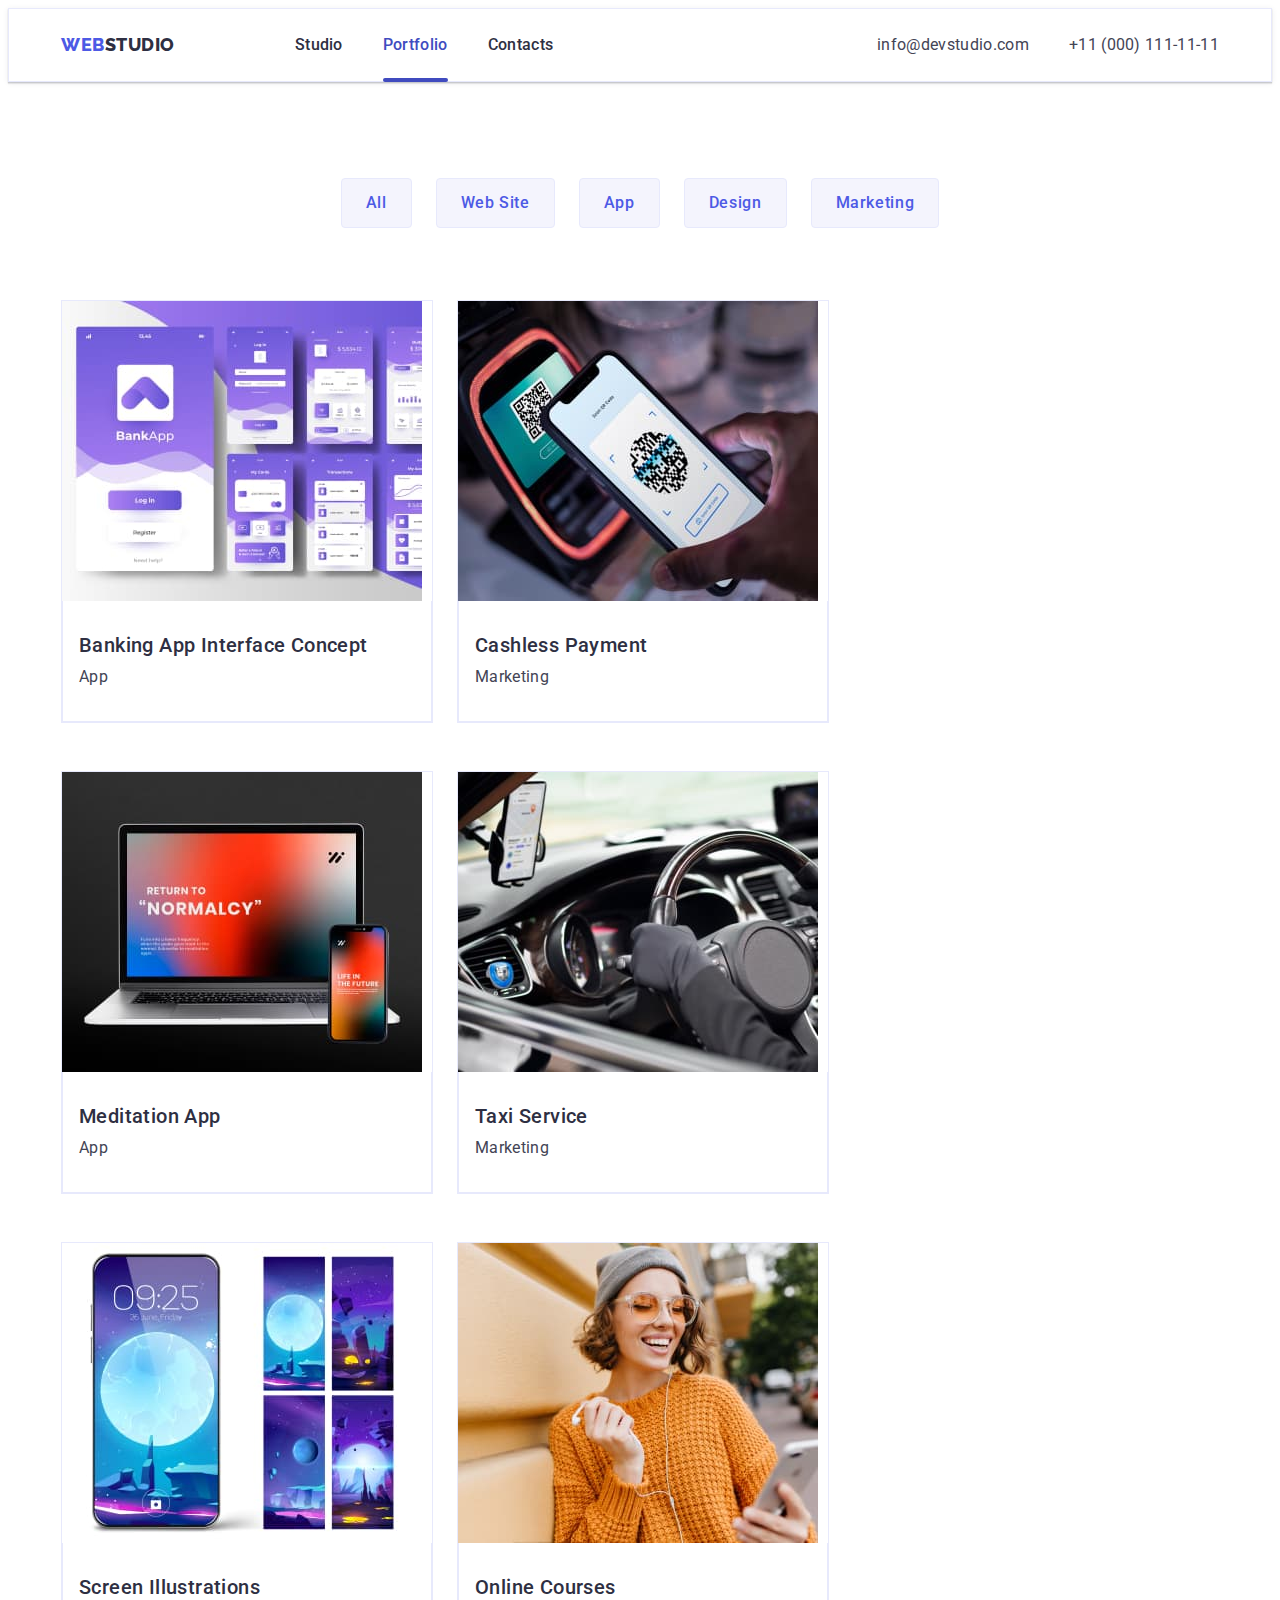
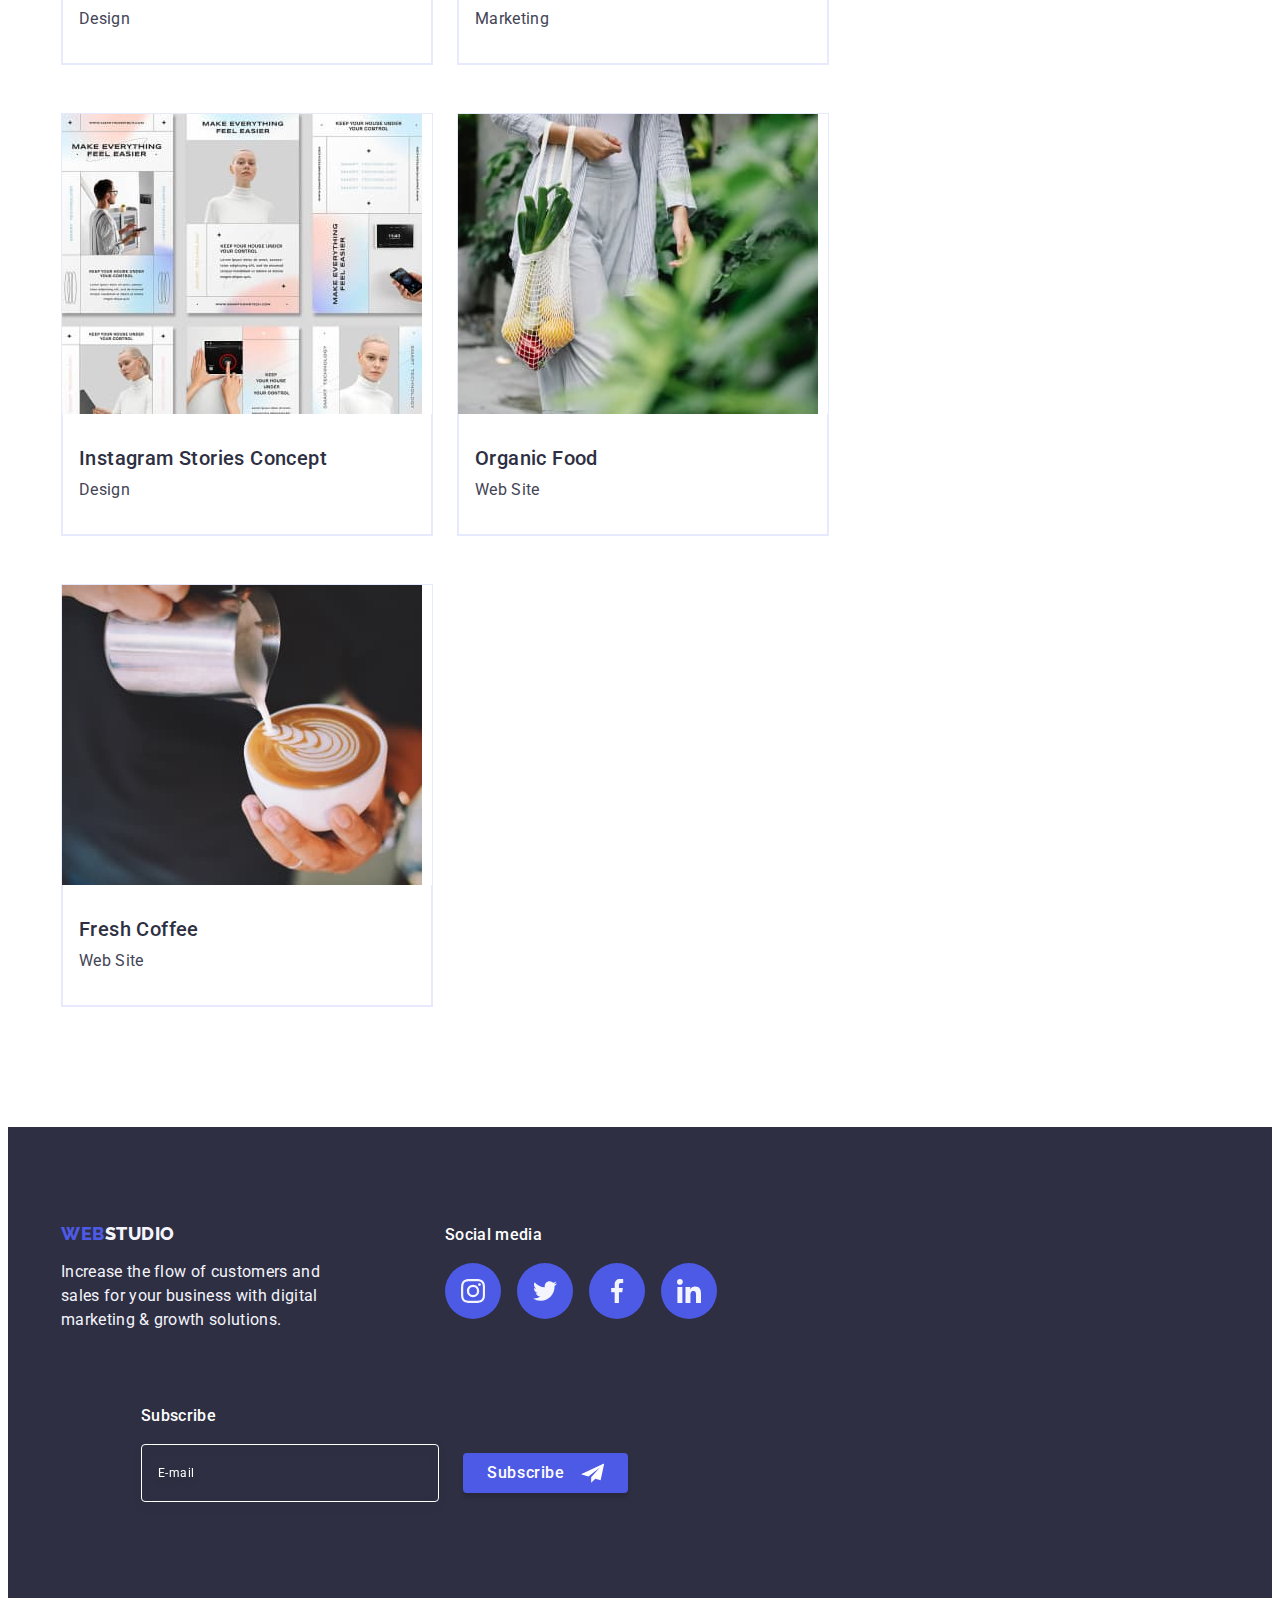
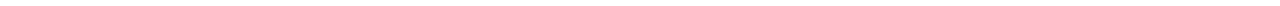
<file: portfolio.html>
<!DOCTYPE html>
<html lang="en">
  <head>
    <meta charset="UTF-8" />
    <meta name="viewport" content="width=device-width, initial-scale=1.0" />
    <link rel="preconnect" href="https://fonts.googleapis.com" />
    <link rel="preconnect" href="https://fonts.gstatic.com" crossorigin />
    <link
      href="https://fonts.googleapis.com/css2?family=Raleway:wght@800&family=Roboto:wght@400;500;700;900&display=swap"
      rel="stylesheet"
    />
    <link
      rel="stylesheet"
      href="https://cdnjs.cloudflare.com/ajax/libs/modern-normalize/2.0.0/modern-normalize.min.css"
      integrity="sha512-4xo8blKMVCiXpTaLzQSLSw3KFOVPWhm/TRtuPVc4WG6kUgjH6J03IBuG7JZPkcWMxJ5huwaBpOpnwYElP/m6wg=="
      crossorigin="anonymous"
      referrerpolicy="no-referrer"
    />
    <link rel="stylesheet" href="./css/styles.css" />
    <link rel="stylesheet" href="./css/media.css" />
    <title>Document</title>
  </head>
  <body>
    <header class="top-page">
      <div class="container header-container">
        <nav class="header-menu">
          <a class="header-menu-logo link" href="./index.html"
            >Web<span class="logo-dark">Studio</span></a
          >
          <ul class="header-menu-list list">
            <li class="header-menu-item">
              <a class="header-menu-link link" href="./index.html">Studio</a>
            </li>
            <li class="header-menu-item">
              <a class="header-menu-link current link" href="./portfolio.html"
                >Portfolio</a
              >
            </li>
            <li class="header-menu-item">
              <a class="header-menu-link link" href="">Contacts</a>
            </li>
          </ul>
        </nav>
        <address class="header-contacts">
          <ul class="header-contacts-list list">
            <li class="header-contacts-item">
              <a
                class="header-contacts-link link"
                href="mailto:info@devstudio.com"
                >info@devstudio.com</a
              >
            </li>
            <li class="header-contacts-item">
              <a class="header-contacts-link link" href="tel:110001111111"
                >+11 (000) 111-11-11</a
              >
            </li>
          </ul>
        </address>
      </div>
    </header>
    <main>
      <section class="portfolio">
        <div class="container">
          <h1 class="visually-hidden">Portfolio</h1>
          <ul class="filter-list list">
            <li class="filter-list-item">
              <button class="filter-btn button" type="button">All</button>
            </li>
            <li class="filter-list-item">
              <button class="filter-btn button" type="button">Web Site</button>
            </li>
            <li class="filter-list-item">
              <button class="filter-btn button" type="button">App</button>
            </li>
            <li class="filter-list-item">
              <button class="filter-btn button" type="button">Design</button>
            </li>
            <li class="filter-list-item">
              <button class="filter-btn button" type="button">Marketing</button>
            </li>
          </ul>
          <ul class="choice-list list">
            <li class="choice-list-item">
              <a class="choice-list-link link" href="">
                <div class="box">
                  <img
                    src="./images/bank_app.jpg"
                    alt="banking app"
                    width="360"
                    height="300"
                  />
                  <p class="overlay-text">
                    14 Stylish and User-Friendly App Design Concepts · Task
                    Manager App · Calorie Tracker App · Exotic Fruit Ecommerce
                    App · Cloud Storage App
                  </p>
                </div>
                <div class="choice-list-content">
                  <h2 class="choice-list-title">
                    Banking App Interface Concept
                  </h2>
                  <p class="text">App</p>
                </div>
              </a>
            </li>
            <li class="choice-list-item">
              <a class="choice-list-link link" href="">
                <div class="box">
                  <img
                    src="./images/contactless.jpg"
                    alt="cashless payment"
                    width="360"
                    height="300"
                  />

                  <p class="overlay-text">
                    14 Stylish and User-Friendly App Design Concepts · Task
                    Manager App · Calorie Tracker App · Exotic Fruit Ecommerce
                    App · Cloud Storage App
                  </p>
                </div>
                <div class="choice-list-content">
                  <h2 class="choice-list-title">Cashless Payment</h2>
                  <p class="text">Marketing</p>
                </div>
              </a>
            </li>
            <li class="choice-list-item">
              <a class="choice-list-link link" href="">
                <div class="box">
                  <img
                    src="./images/meditation_app.jpg"
                    alt="meditation app"
                    width="360"
                    height="300"
                  />
                  <p class="overlay-text">
                    14 Stylish and User-Friendly App Design Concepts · Task
                    Manager App · Calorie Tracker App · Exotic Fruit Ecommerce
                    App · Cloud Storage App
                  </p>
                </div>
                <div class="choice-list-content">
                  <h2 class="choice-list-title">Meditation App</h2>
                  <p class="text">App</p>
                </div>
              </a>
            </li>
            <li class="choice-list-item">
              <a class="choice-list-link link" href="">
                <div class="box">
                  <img
                    src="./images/taxi.jpg"
                    alt="taxi service"
                    width="360"
                    height="300"
                  />
                  <p class="overlay-text">
                    14 Stylish and User-Friendly App Design Concepts · Task
                    Manager App · Calorie Tracker App · Exotic Fruit Ecommerce
                    App · Cloud Storage App
                  </p>
                </div>
                <div class="choice-list-content">
                  <h2 class="choice-list-title">Taxi Service</h2>
                  <p class="text">Marketing</p>
                </div>
              </a>
            </li>
            <li class="choice-list-item">
              <a class="choice-list-link link" href="">
                <div class="box">
                  <img
                    src="./images/screen_phone.jpg"
                    alt="screen illustrations"
                    width="360"
                    height="300"
                  />
                  <p class="overlay-text">
                    14 Stylish and User-Friendly App Design Concepts · Task
                    Manager App · Calorie Tracker App · Exotic Fruit Ecommerce
                    App · Cloud Storage App
                  </p>
                </div>
                <div class="choice-list-content">
                  <h2 class="choice-list-title">Screen Illustrations</h2>
                  <p class="text">Design</p>
                </div>
              </a>
            </li>
            <li class="choice-list-item">
              <a class="choice-list-link link" href="">
                <div class="box">
                  <img
                    src="./images/girl.jpg"
                    alt="smiling girl"
                    width="360"
                    height="300"
                  />
                  <p class="overlay-text">
                    14 Stylish and User-Friendly App Design Concepts · Task
                    Manager App · Calorie Tracker App · Exotic Fruit Ecommerce
                    App · Cloud Storage App
                  </p>
                </div>
                <div class="choice-list-content">
                  <h2 class="choice-list-title">Online Courses</h2>
                  <p class="text">Marketing</p>
                </div>
              </a>
            </li>
            <li class="choice-list-item">
              <a class="choice-list-link link" href="">
                <div class="box">
                  <img
                    src="./images/stories.jpg"
                    alt="instagram stories"
                    width="360"
                    height="300"
                  />
                  <p class="overlay-text">
                    14 Stylish and User-Friendly App Design Concepts · Task
                    Manager App · Calorie Tracker App · Exotic Fruit Ecommerce
                    App · Cloud Storage App
                  </p>
                </div>

                <div class="choice-list-content">
                  <h2 class="choice-list-title">Instagram Stories Concept</h2>
                  <p class="text">Design</p>
                </div>
              </a>
            </li>
            <li class="choice-list-item">
              <a class="choice-list-link link" href="">
                <div class="box">
                  <img
                    src="./images/vegetables.jpg"
                    alt="vegetables"
                    width="360"
                    height="300"
                  />
                  <p class="overlay-text">
                    14 Stylish and User-Friendly App Design Concepts · Task
                    Manager App · Calorie Tracker App · Exotic Fruit Ecommerce
                    App · Cloud Storage App
                  </p>
                </div>
                <div class="choice-list-content">
                  <h2 class="choice-list-title">Organic Food</h2>
                  <p class="text">Web Site</p>
                </div>
              </a>
            </li>
            <li class="choice-list-item">
              <a class="choice-list-link link" href="">
                <div class="box">
                  <img
                    src="./images/coffee.jpg"
                    alt="coffee"
                    width="360"
                    height="300"
                  />
                  <p class="overlay-text">
                    14 Stylish and User-Friendly App Design Concepts · Task
                    Manager App · Calorie Tracker App · Exotic Fruit Ecommerce
                    App · Cloud Storage App
                  </p>
                </div>
                <div class="choice-list-content">
                  <h2 class="choice-list-title">Fresh Coffee</h2>
                  <p class="text">Web Site</p>
                </div>
              </a>
            </li>
          </ul>
        </div>
      </section>
    </main>
    <footer class="footer-info-text">
      <div class="container footer-container">
        <div class="footer-logo-container">
          <a class="footer-logo link" href="./index.html"
            >Web<span class="white-color">Studio</span></a
          >
          <p class="footer-text text">
            Increase the flow of customers and sales for your business with
            digital marketing & growth solutions.
          </p>
        </div>
        <div class="footer-social-media">
          <p class="social-media-text">Social media</p>
          <ul class="social-media-list list">
            <li class="social-media-item">
              <a href="" class="social-media-link link"
                ><svg class="social-media-icon" width="24" height="24">
                  <use href="./images/icons.svg#instagram"></use></svg
              ></a>
            </li>
            <li class="social-media-item">
              <a href="" class="social-media-link link"
                ><svg class="social-media-icon" width="24" height="24">
                  <use href="./images/icons.svg#twitter"></use></svg
              ></a>
            </li>
            <li class="social-media-item">
              <a href="" class="social-media-link link"
                ><svg class="social-media-icon" width="24" height="24">
                  <use href="./images/icons.svg#facebook"></use></svg
              ></a>
            </li>
            <li class="social-media-item">
              <a href="" class="social-media-link link"
                ><svg class="social-media-icon" width="24" height="24">
                  <use href="./images/icons.svg#linkedin"></use></svg
              ></a>
            </li>
          </ul>
        </div>
        <div class="footer-subscribe-form">
          <p class="footer-subscribe-text">Subscribe</p>
          <form class="footer-form">
            <label class="footer-form-label" aria-label="footer email input"
              ><input
                type="email"
                name="footer-email"
                class="footer-input"
                placeholder="E-mail"
            /></label>

            <button type="submit" class="button footer-submit-btn">
              Subscribe
              <svg class="footer-submit-icon" width="24" height="24">
                <use href="./images/icons.svg#icon-frame"></use>
              </svg>
            </button>
          </form>
        </div>
      </div>
    </footer>
  </body>
</html>
</file>
<file: css/styles.css>
/*----------general styles-------*/
:root {
	--back-color: #ffffff;
	--logo-color: #4D5AE5;
	--dark-color: #2E2F42;
	--white-color: #F4F4FD;
	--text-color: #434455;
	--border-color: #E7E9FC;
	--grey-color: rgba(46, 47, 66, 0.70);
	--ocean-color: #404BBF;
	--green-color: #31D0AA;
	--light-color: #8E8F99;
	--backdrop-back: rgba(46, 47, 66, 0.40);
	--modal-back: #FCFCFC;
}
body {
	box-sizing: border-box;
	font-family: 'Roboto', sans-serif;
	color: #434455;
	background-color: var(--back-color);
}
footer {
	background-color: var(--back-color);
}
p, h1, h2, h3, h4, h5, h6 {
	margin: 0;
}
ul {
	margin: 0;
	padding-left: 0;
}
img {
	display: block;
	margin: 0px;
	max-width: 100%;
}
.container {
	margin: 0 auto;
	padding: 0 16px;
}
.list {
	list-style-type: none;
}
.link {
	text-decoration: none;
}
.button {
	cursor: pointer;
	transition: background-color 250ms cubic-bezier(0.4, 0, 0.2, 1);
}
.button:hover, .button:focus {
	background-color: #404BBF;
}
.logo-dark {
	color: var(--dark-color);
}
.white-color {
	color: var(--white-color);
}
/*--------header styles----------*/
.top-page {
	border: 1px solid var(--border-color);
	box-shadow: 0px 2px 1px rgba(46, 47, 66, 0.08), 0px 1px 1px rgba(46, 47, 66, 0.16), 0px 1px 6px rgba(46, 47, 66, 0.08);
}
.header-container {
	display: flex;
	justify-content: space-between;
	align-items: center;
}
.header-menu {
	display: flex;
	align-items: center;
}
.header-menu-logo {
	font-family: 'Raleway', sans-serif;
	font-size: 18px;
	font-weight: 800;
	line-height: 1.17;
	letter-spacing: 0.03em;
	text-transform: uppercase;
	color: var(--logo-color);
	padding-top: 24px;
	padding-bottom: 24px;
}


.header-menu-list {
	display: none;
	gap: 40px;
}
.header-menu-link {
	font-size: 16px;
	font-weight: 500;
	line-height: 1.5;
	letter-spacing: 0.02em;
	color: var(--dark-color);
	padding-top: 24px;
	padding-bottom: 24px;
	display: flex;
	flex-direction: column;
	justify-content: center;
	align-items: center;
	transition: color 250ms cubic-bezier(0.4, 0, 0.2, 1);
}
.header-menu-link:hover, .header-menu-link:focus {
	color: #404BBF;
}
.current {
	position: relative;
	color: #404bbf;
}
.current::after  {
	position: absolute;
	left: 0;
	bottom: -1px;
	content: "";
	width: 100%;
	height: 4px;
	border-radius: 2px;
	background-color: var(--ocean-color);
}

.header-contacts {
	/* padding-top: 24px;
	padding-bottom: 24px; */
	font-style: normal;
}
.header-contacts-list {
	display: none;
	gap: 40px;
}
.header-contacts-link {
	font-size: 12px;
	color: #434455;
	line-height: 1.17;
	letter-spacing: 0.02em;
	padding-top: 16px;
	padding-bottom: 16px;
	transition: color 250ms cubic-bezier(0.4, 0, 0.2, 1);
}
.header-contacts-link:hover, .header-contacts-link:focus {
	color: #404BBF;
}

.menu-mob-button {
	background-color: transparent;
	border: none;
	display: flex;
	align-items: center;
}
.menu-mob-icon {
	stroke: var(--dark-color);
}
.mob-menu {
	z-index: 100;
	position: fixed;
	top: 0;
	left: 0;
	width: 100vw;
	height: 100vh;
	padding-top: 80px;
	padding-left: 40px;
	padding-right: 35px;
	padding-bottom: 40px;
	background-color: var(--back-color);
	transform: translateX(200%);
	transition: transform 250ms ease-in-out;
}
.mob-menu.is-open {
	transform: translateX(0);
		display: flex;
		flex-direction: column;
		justify-content: space-between;
	}

.menu-mob-close {
	position: absolute;
	top: 24px;
	right: 24px;
	padding: 0;
	width: 24px;
	height: 24px;
	display: flex;
	justify-content: center;
	align-items: center;
	border-radius: 50%;
	background-color: rgba(231,
		233,
		252, 0.10);
	border: 1px solid rgba(46,
		47,
		66, 0.10);
}
.menu-close-icon {
	fill: var(--dark-color);
}
.mob-menu-navigation {
	margin-bottom: 50px;
}
.mob-menu-list {
	display: flex;
	flex-direction: column;
	gap: 40px;
}
.mob-menu-link {
	color: var(--navyblue, #2E2F42);
	font-family: 'Roboto', sans-serif;
	font-size: 36px;
	font-weight: 700;
	line-height: 1.11;
	letter-spacing: 0.02em;
	text-transform: capitalize;
}
.mob-current {
	color: var(--ocean-color);
}
.mob-contacts {
	margin-bottom: 48px;
}
.mob-contacts-list {
	display: flex;
	flex-direction: column;
	gap: 40px;
}
.mob-contacts-link {
	font-family: 'Roboto', sans-serif;
	font-size: 20px;
	font-style: normal;
	font-weight: 500;
	line-height: 1.2;
	letter-spacing: 0.02em;
	color: var(--text-color);
}
.mob-menu-number {
	font-family: 'Roboto', sans-serif;
	font-size: 24px;
	font-weight: 700;
	line-height: 1.11;
	font-style: normal;
	letter-spacing: 0.02em;
	text-transform: capitalize;
	color: var(--logo-color);
}
.mob-icon-list {
	display: flex;
	gap: 20px;
}
.mob-icon-link {
	width: 40px;
	height: 40px;
	display: flex;
	justify-content: center;
	align-items: center;
	background-color: var(--logo-color);
	border-radius: 50%;
	padding: 8px;
}
.mob-icon {
	fill: var(--white-color);
}
/*-------------main styles--------*/
.hero {
	background-image: linear-gradient( to bottom, var(--grey-color), var(--grey-color)
	), url(../images/people-office-mob.jpg);
	background-position: center;
	background-size: cover;
	background-repeat: no-repeat;
	padding-top: 112px;
	padding-bottom: 112px;
	max-width: 100%;
}
@media (min-device-pixel-ratio: 2),
(min-resolution: 192dpi), (min-resolution: 2dppx) {
	.hero {
		background-image: linear-gradient(to bottom, var(--grey-color), var(--grey-color)),
			url(../images/people-office-mob-2x.jpg);
	}
}
.hero-title {
	margin: 0 auto;
	margin-bottom: 72px;
	max-width: 320px;
	text-align: center;
	color: #fff;
	font-size: 36px;
	line-height: 1.11;
	letter-spacing: 0.02em;
}
.hero-btn {
	min-width: 169px;
	height: 56px;
	border: none;
	display: block;
	margin: 0 auto;
	padding: 16px 32px;
	gap: 10px;
	font-family: 'Roboto', sans-serif;
	font-weight: 500;
	font-size: 16px;
	line-height: 1.5;
	letter-spacing: 0.04em;
	background-color: #4D5AE5;
	color: #fff;
	border-radius: 4px;
	box-shadow: 0px 4px 4px 0px rgba(0, 0, 0, 0.15);
}
.about {
	padding-top: 96px;
	padding-bottom: 96px;
}
.visually-hidden {
	position: absolute;
	width: 1px;
	height: 1px;
	margin: -1px;
	border: 0;
	padding: 0;
	white-space: nowrap;
	clip-path: inset(100%);
	clip: rect(0 0 0 0);
	overflow: hidden;
}

.about-list-title {
	font-size: 36px;
	font-weight: 500;
	line-height: 1.11;
	letter-spacing: 0.02em;
	color: var(--dark-color);
	margin-bottom: 8px;
}
.about-list {
	display: flex;
	flex-direction: column;
	gap: 72px;

}
.about-list-item {
	display: flex;
	flex-direction: column;
	align-items: center;
 max-width: 396px;
}
.about-icon-item {
	display: none;
	justify-content: center;
	align-items: center;
	background-color: var(--white-color);
	border-radius: 4px;
	width: 100%;
	height: 112px;
	margin-bottom: 8px;
}
.text {
	font-size: 16px;
	line-height: 1.5;
	letter-spacing: 0.02em;
	color: var(--text-color);
}
.work {
	display: none;
	padding-bottom: 120px;
}
.work-title {
	font-size: 36px;
	line-height: 1.11;
	letter-spacing: 0.02em;
	text-align: center;
	text-transform: capitalize;
	color: var(--dark-color);
	margin-bottom: 72px;
}
.work-list {
	display: flex;
	gap: 24px;
}
.work-list-item {
	width: calc((100% - 48px) / 3);
}
.staff {
	background-color: #F4F4FD;
	padding-top: 96px;
	padding-bottom: 96px;
}
.staff-title {
	margin-bottom: 72px;
	font-size: 36px;
	line-height: 1.11;
	letter-spacing: 0.02em;
	text-align: center;
	text-transform: capitalize;
	color: var(--dark-color);
}
.staff-list {
	display: flex;
	flex-direction: column;
	align-items: center;
	gap: 72px;
	
}
.staff-list-item {
	display: flex;
	flex-direction: column;
	justify-content: center;
	align-items: center;
	max-width: 264px;
	background-color: #FFFFFF;
	border-radius: 0px 0px 4px 4px;
	box-shadow: 0px 2px 1px 0px rgba(46, 47, 66, 0.08), 0px 1px 1px 0px rgba(46, 47, 66, 0.16), 0px 1px 6px 0px rgba(46, 47, 66, 0.08);
}
.staff-list-title {
	text-align: center;
	font-size: 20px;
	font-weight: 500;
	line-height: 1.2;
	letter-spacing: 0.02em;
	color: var(--dark-color);
	margin-bottom: 8px;
}
.staff-list-content {
	padding: 32px 0;
	display: flex;
	flex-direction: column;
	justify-content: center;
	align-items: center;
}
.staff-list-text {
	text-align: center;
}
.staff-icon-list {
	display: flex;
	justify-content: center;
	align-items: center;
	gap: 24px;
	margin-top: 8px;
}
.staff-icon-link {
	display: flex;
	justify-content: center;
	align-items: center;
	background-color: var(--logo-color);
	border-radius: 50%;
	padding: 12px 12px;
	flex-shrink: 0;
	width: 40px;
	height: 40px;
	transition: background-color 250ms cubic-bezier(0.4, 0, 0.2, 1);;
}
.staff-icon-link:hover, .staff-icon-link:focus {
	background-color: var(--ocean-color);
}
.staff-icon {
	fill: var(--white-color);
}
.customers {
	padding-top: 96px;
	padding-bottom: 96px;
}
.customers-title {
	margin-bottom: 72px;
	font-size: 36px;
	line-height: 1.11;
	letter-spacing: 0.02em;
	text-align: center;
	text-transform: capitalize;
	color: var(--dark-color);
}
.customers-list {
	display: flex;
	flex-direction: column;
	align-items: center;
	justify-content: center;
	gap: 72px 16px;
}
.customers-list-item {
	max-width: calc((100% - 16px) / 2);
	height: 88px;
}
.customers-list-link {
	color: var(--light-color);
	height: 100%;
	display: flex;
	justify-content: center;
	align-items: center;
	width: 100%;
	padding: 16px 32px;
	border-radius: 4px;
	border: 1px solid var(--lightslate, #8E8F99);
	transition: border-color 250ms cubic-bezier(0.4, 0, 0.2, 1),
		color 250ms cubic-bezier(0.4, 0, 0.2, 1);
}
.customers-icon {
	fill: currentColor;
	transition: fill 250ms cubic-bezier(0.4, 0, 0.2, 1);
}
.customers-list-link:hover, .customers-list-link:focus {
	border-color: var(--ocean-color);
	color: var(--ocean-color);
}
.customers-list-link:hover .customers-icon, .customers-list-link:focus .customers-icon {
	fill: var(--ocean-color);
}
/* ----------------footer-styles----------*/
.footer-info-text {
	background-color: var(--dark-color);
	padding-top: 96px;
	padding-bottom: 96px;

}
.footer-container {
	display: flex;
	flex-direction: column;
	justify-content: center;
	align-items: center;
}
.footer-logo-container {
 display: flex;
 flex-direction: column;
 justify-content: center;
 align-items: center;
}
.footer-logo {
	color: var(--logo-color);
	font-family: 'Raleway', sans-serif;
	font-size: 18px;
	font-weight: 800;
	line-height: 1.17;
	letter-spacing: 0.03em;
	text-transform: uppercase;
	margin-bottom: 16px;

}
.footer-text {
	color: #F4F4FD;
	width: 268px;
	margin-bottom: 72px;
}
.footer-social-media {
	display: flex;
	flex-direction: column;
	justify-content: center;
	align-items: center;
	margin-bottom: 72px;
}
.social-media-list {
	display: flex;
	gap: 16px;
}
.social-media-link {
	display: flex;
	justify-content: center;
	align-items: center;
	padding: 8px 8px;
	width: 40px;
	height: 40px;
	background-color: var(--logo-color);
	border-radius: 50%;
	transition: background-color 250ms cubic-bezier(0.4, 0, 0.2, 1);
}
.social-media-link:hover, .social-media-link:focus {
  background-color: var(--green-color);
}
.social-media-text {
	color: var(--back-color);
	font-family: 'Roboto', sans-serif;
	font-size: 16px;
	font-weight: 500;
	line-height: 1.5;
	letter-spacing: 0.02em;
	margin-bottom: 16px;
}
.social-media-icon {
	fill: var(--white-color);
}
.footer-subscribe-form {
	display: flex;
	flex-direction: column;
	align-items: center;

}
.footer-form {
	display: flex;
	flex-direction: column;
	align-items: center;
	gap: 16px	;
}
.footer-subscribe-text {
	display: inline-block;
	color: var(--back-color);
	font-family: 'Roboto', sans-serif;
	font-size: 16px;
	font-weight: 500;
	line-height: 1.5;
	letter-spacing: 0.02em;
	margin-bottom: 16px;
}

.footer-input {
	padding: 8px 16px;
	width: 200px;
	height: 40px;
	background-color: transparent;
	border-radius: 4px;
	border: 1px solid var(--back-color);
	filter: drop-shadow(0px 4px 4px rgba(0, 0, 0, 0.15));
	color: var(--back-color);
	font-family: 'Roboto', sans-serif;
	font-size: 12px;
	line-height: 1.5;
	letter-spacing: 0.04em;
	outline: transparent;
}

.footer-input::placeholder {
	color: var(--back-color);
	font-size: 12px;
	line-height: 2;
	letter-spacing: 0.04em;
}

.footer-submit-btn {
	display: inline-flex;
	justify-content: center;
	align-items: center;
	border: none;
	max-width: 165px;
	height: 40px;
	padding: 8px 24px;
	font-family: 'Roboto', sans-serif;
	font-weight: 500;
	font-size: 16px;
	line-height: 1.5;
	letter-spacing: 0.04em;
	background-color: #4D5AE5;
	color: #fff;
	border-radius: 4px;
	box-shadow: 0px 4px 4px 0px rgba(0, 0, 0, 0.15);
}

.footer-submit-icon {
	fill: #fff;
	margin-left: 16px;
}
/*-----------portfolio styles-------*/
.portfolio {
	padding-top: 96px;
	padding-bottom: 120px;
}
.filter-list {
	display: flex;
	justify-content: center;
	gap: 24px;
	margin-bottom: 72px;
}
.filter-list-item {

}
.filter-btn {
	border-radius: 4px;
	border: 1px solid var(--border-color);
	padding: 12px 24px;
	font-family: 'Roboto', sans-serif;
	font-weight: 500;
	font-size: 16px;
	line-height: 1.5;
	letter-spacing: 0.04em;
	background-color: var(--white-color);
	color: var(--logo-color);
	transition: color 250ms cubic-bezier(0.4, 0, 0.2, 1),
	background-color 250ms cubic-bezier(0.4, 0, 0.2, 1),
	border-color 250ms cubic-bezier(0.4, 0, 0.2, 1),
	box-shadow 250ms cubic-bezier(0.4, 0, 0.2, 1);
}
.filter-btn:hover, .filter-btn:focus {
	border-color: transparent;
	box-shadow:0px 3px 1px rgba(0, 0, 0, 0.1), 0px 2px 1px rgba(0, 0, 0, 0.08), 0px 2px 2px rgba(0, 0, 0, 0.12);
	color: #FFFFFF;

}
.choice-list {
	display: flex;
	flex-wrap: wrap;
	row-gap: 48px;
	column-gap: 24px;
}
.choice-list-link {
	transition: box-shadow 250ms cubic-bezier(0.4, 0, 0.2, 1);
}
.choice-list-link:hover, .choice-list-link:focus {
	box-shadow: 0px 1px 6px rgba(46, 47, 66, 0.08), 0px 1px 1px rgba(46, 47, 66, 0.16), 0px 2px 1px rgba(46, 47, 66, 0.08);
}
.choice-list-item {
	display: flex;
	flex-direction: column;
	gap: 32px;
	width: calc((100% - 48px) / 3);
	border: 1px solid var(--border-color);
	transition: box-shadow 250ms cubic-bezier(0.4, 0, 0.2, 1);
	position: relative;
}
.choice-list-item:hover, .choice-list-item:focus {
box-shadow: 0px 2px 1px 0px rgba(46, 47, 66, 0.08), 0px 1px 1px 0px rgba(46, 47, 66, 0.16), 0px 1px 6px 0px rgba(46, 47, 66, 0.08);
}
.box {
	position: relative;
	overflow: hidden;
}

.overlay-text {
	font-family: 'Roboto', sans-serif;
	font-size: 16px;
	font-weight: 400;
	line-height: 1.5;
	letter-spacing: 0.02em;
	color: var(--white-color);
	background: var(--logo-color);
	padding: 40px 32px;
	position: absolute;
	top: 0;
	width: 100%;
	height: 100%;
	transform: translateY(100%);
	transition: transform 250ms cubic-bezier(0.4, 0, 0.2, 1);
}
.choice-list-link:hover .overlay-text,
.choice-list-link:focus .overlay-text {
	transform: translateY(0%);
}
.choice-list-title {
	font-size: 20px;
	font-weight: 500;
	line-height: 1.2;
	letter-spacing: 0.02em;
	color: var(--dark-color);
	margin-bottom: 8px;
}
.choice-list-content {
	border: 1px solid var(--border-color);
	border-top: none;
	padding: 32px 16px;
	display: flex;
	flex-direction: column;
	justify-content: center;
	align-items: flex-start;
}

/* Modal Window styles*/
.backdrop {
	position: fixed;
	width: 100%;
	height: 100%;
	background-color: var(--backdrop-back);
	top: 0;
	transition: opacity 250ms cubic-bezier(0.4, 0, 0.2, 1), visibility 250ms cubic-bezier(0.4, 0, 0.2, 1);
}
.modal {
	position: absolute;
	top: 50%;
	left: 50%;
	transform: translate(-50%, -50%) scale(1);
	width: 300px;
	min-height: 584px;
	padding: 72px 16px 24px 16px;
	background-color: var(--modal-back);
	border-radius: 4px;
	box-shadow: 0px 2px 1px 0px rgba(0, 0, 0, 0.20), 0px 1px 3px 0px rgba(0, 0, 0, 0.12), 0px 1px 1px 0px rgba(0, 0, 0, 0.14);
	transition: transform 250ms cubic-bezier(0.4, 0, 0.2, 1);
}
.backdrop.is-hidden .modal {
	transform: translate(-50%, -50%) scale(0);
}
.close-button {
	padding: 0;
	width: 24px;
	height: 24px;
	display: flex;
	justify-content: center;
	align-items: center;
	border-radius: 50%;
	position: absolute;
	top: 24px;
	right: 24px;
	background-color: var(--border-color);
	border: 1px solid rgba(0, 0, 0, 0.10);
	cursor: pointer;
	transition: background-color 250ms cubic-bezier(0.4, 0, 0.2, 1), border 250ms cubic-bezier(0.4, 0, 0.2, 1);
}
.close-icon {
	fill: var(--dark-color);
	transition: fill 250ms cubic-bezier(0.4, 0, 0.2, 1);
}
.close-button:hover, .close-button:focus {
	background-color: var(--ocean-color);
	border: none;
}
.close-button:focus .close-icon, .close-button:hover .close-icon {
	fill: var(--back-color);
}
.is-hidden {
	opacity: 0;
	visibility: hidden;
	pointer-events: none;
}
.modal-title {
	text-align: center;
	color: var(--dark-color);
	font-size: 16px;
	font-weight: 500;
	line-height: 1.5;
	letter-spacing: 0.02em;
	margin-bottom: 16px;
}
.modal-field {
	margin-bottom: 8px;
}
.modal-label {
	display: block;
	margin-bottom: 4px;
	color: var(--light-color);
	font-size: 12px;
	line-height: 1.17;
	letter-spacing: 0.04em;
}
.modal-form-input {
	width: 100%;
	height: 40px;
	border-radius: 4px;
	border: 1px solid  var(--backdrop-back);
	padding-top: 11px;
	padding-bottom: 11px;
	padding-left: 38px;
	background-color: transparent;
	outline: transparent;
	transition: border-color 250ms cubic-bezier(0.4, 0, 0.2, 1);
}
.modal-form-input:focus {
	border-color: var(--logo-color);
}
.modal-input-container {
	position: relative;
}
.modal-form-icon {
	position: absolute;
	top: 50%;
	left: 16px;
	transform: translateY(-50%);
	fill: var(--dark-color);
	transition: fill 250ms cubic-bezier(0.4, 0, 0.2, 1);
}
.modal-form-input:focus + .modal-form-icon {
	fill: var(--logo-color);
}
.modal-textarea-field {
	margin-bottom: 16px;
}
.modal-form-textarea {
	width: 100%;
	height: 120px;
	padding: 8px 16px;
	border-radius: 4px;
	border: 1px solid var(--backdrop-back);
	outline: transparent;
	transition: border-color 250ms cubic-bezier(0.4, 0, 0.2, 1);
	resize: none;
	font-size: 12px;
	line-height: 1.17;
	letter-spacing: 0.04em;
	background-color: transparent;
	color: var(--backdrop-back);
}
.modal-form-textarea:focus {
	border-color: var(--logo-color);
}
.modal-form-textarea::placeholder {
	color: var(--backdrop-back);
	font-size: 12px;
	line-height: 1.16;
	letter-spacing: 0.04em;
}
.modal-policy-field {
	margin-bottom: 24px;
}
.policy-text {
	font-size: 12px;
	line-height: 1.17;
	letter-spacing: 0.04em;
	color: var(--light-color);
}
.policy-link {
	color: var(--logo-color);
	line-height: 1.33;
	letter-spacing: 0.04em;
}
.privacy-field {
	width: 16px;
	height: 16px;
	display: inline-flex;
	align-items: center;
	justify-content: center;
	border: 1px solid var(--backdrop-back);
	fill: transparent;
	margin-right: 8px;
	transition: background-color 250ms cubic-bezier(0.4, 0, 0.2, 1),
	border 250ms cubic-bezier(0.4, 0, 0.2, 1),
	fill 250ms cubic-bezier(0.4, 0, 0.2, 1);
	border-radius: 2px;
}
.policy-check:checked + .policy-text > .privacy-field{
	background-color: var(--ocean-color);
	border: none;
	fill: var(--white-color);
}

.modal-form-button {

	font-weight: 500;
	font-size: 16px;
	line-height: 1.5;
	letter-spacing: 0.04em;
	background-color: var(--logo-color);
	box-shadow: 0px 4px 4px 0px rgba(0, 0, 0, 0.15);;
	padding: 16px 32px;
	min-width: 169px;
	min-height: 56px;
	display: block;
	margin: 0 auto;
	border: none;
	border-radius: 4px;
	color: var(--back-color);

}
</file>
<file: css/media.css>
@media screen and (min-width: 428px) {
	.container {
			max-width: 428px;
	}
	.customers-list {
		flex-direction: row;
		flex-wrap: wrap;
	}
	.footer-input {
		width: 398px;
	}
	.modal {
		width: 392px;
	}
	.mob-menu-number {
		font-size: 36px;
	}
	.mob-icon-list {
		gap: 56px;
	}
}


@media screen and (min-width: 768px) {
	.container {
		max-width: 768px;
	}
	.header-menu-list {
		display: flex;
	}
	.header-menu-logo {
		margin-right: 120px;
	}
	.header-contacts-list {
		display: flex;
		flex-direction: column;
		gap: 12px;
	}
	
	.menu-mob-button {
		display: none;
	}
	.hero {
		background-image: linear-gradient(to bottom, var(--grey-color), var(--grey-color)), url(../images/people-office-tab.jpg);
	}
		@media (min-device-pixel-ratio: 2),
		(min-resolution: 192dpi),
		(min-resolution: 2dppx) {
			.hero {
				background-image: linear-gradient(to bottom, var(--grey-color), var(--grey-color)),
					url(../images/people-office-tab-2x.jpg);
			}
		}
		.hero-title {
			font-size: 56px;
			line-height: 1.07;
			margin-bottom: 36px;
			max-width: 496px;
		}
	.about-list {
		flex-direction: row;
		flex-wrap: wrap;
		gap: 72px 24px;
	}
	.about-list-item {
		max-width: calc((100% - 24px) / 2);
		align-items: flex-start;
	}
	.staff-list {
		flex-direction: row;
		justify-content: center;
		flex-wrap: wrap;
		gap: 64px 24px;
	}
	.staff-list-item {
		max-width: calc((100% - 24px) / 2);
	}
	.customers-list {
		gap: 72px 24px;
		}
	.customers-list-item {
		max-width: calc((100% - 48px) / 3);
}
.footer-container {
	flex-direction: row;
	flex-wrap: wrap;
	justify-content: left;
	align-items: baseline;
	max-width: 560px;
}
.footer-logo-social {
	display: flex;

}
.footer-logo-container {
	display: block;
	margin-right: 24px;
}
.footer-logo {
	display: inline-block;
}
.footer-text {
	width: 264px;
}
.footer-social-media {
	display: block;
}
.footer-form {
	flex-direction: row;
	gap: 24px;

}
.footer-subscribe-form {
	display: block;
}
.footer-input {
	width: 264px;
}
.modal {
	width: 408px;
	padding: 72px 24px 24px 24px;
}
}
@media screen and (min-width: 1158px) {
	.container {
		max-width: 1158px;
		padding: 0 15px;
	}
	.header-contacts-list {
		flex-direction: row;
		gap: 40px;
	}
	.header-contacts {
		padding-top: 24px;
		padding-bottom: 24px;
	}
	.header-contacts-link {
		font-size: 16px;
		line-height: 1.5;
		}
		.hero {
			padding-top: 188px;
			padding-bottom: 188px;
			background-image: linear-gradient(to bottom, var(--grey-color), var(--grey-color)), url(../images/people-office.jpg);
		}
	
		@media (min-device-pixel-ratio: 2),
		(min-resolution: 192dpi),
		(min-resolution: 2dppx) {
			.hero {
				background-image: linear-gradient(to bottom, var(--grey-color), var(--grey-color)),
					url(../images/people-office-2x.jpg);
			}
		}
	.hero-title {
		margin-bottom: 48px;
	}
	.about {
		padding-top: 120px;
		padding-bottom: 120px;
	}
	.about-list {
		gap: 24px;
	}
	.about-list-title {
		font-size: 20px;
		line-height: 1.2;
	}
	.about-list-item {
		max-width: calc((100% - 72px) / 4);
		align-items: flex-start;
	}
	.about-icon-item {
		display: flex;
	}
	.work {
		display: block;
	}
	.staff {
		padding-top: 120px;
		padding-bottom: 120px;
	}
	.staff-list {
		gap: 24px;
	}
	.staff-list-item {
		max-width: calc((100% - 72px) / 4);
	}
	.customers {
			padding-top: 120px;
			padding-bottom: 120px;
		}
	.customers-list {
		gap: 24px;
	}
	.customers-list-item {
		max-width: calc((100% - 120px) / 6);
		}
		.footer-logo-container {
			margin-right: 120px;
		}
		.footer-subscribe-form {
			margin-left: 80px;
		}
		}
</file>
